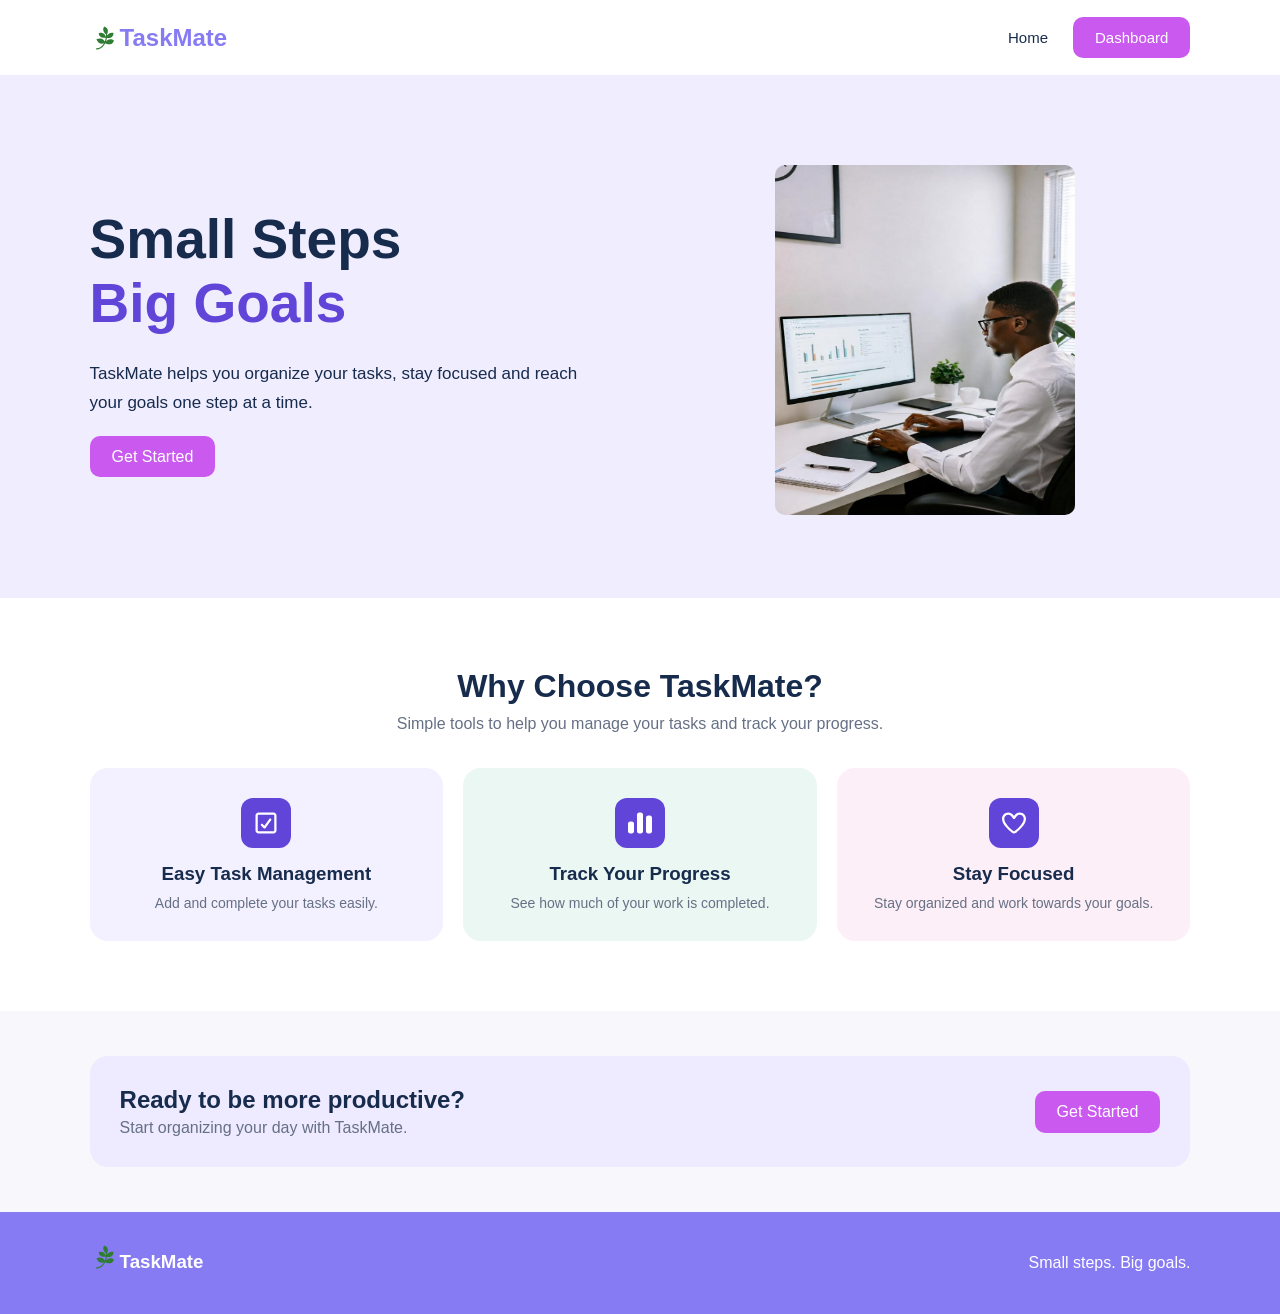
<file: Plain css version/index.html>
<!DOCTYPE html>
<html lang="en">
<head>
    <meta charset="UTF-8">
    <meta name="viewport" content="width=device-width, initial-scale=1.0">
    <title>TaskMate</title>
    <link rel="stylesheet" href="css/style.css">
</head>
<body>

    <header class="header">
        <div class="header-text">
            <img src="../images/pagelines-brands-solid-full.svg" alt="">
            <h2>TaskMate</h2>
        </div>
        

        <nav>
            <a href="index.html" class="hover-purrple">Home</a>
            <a href="dashboard.html" class="button">Dashboard</a>
        </nav>
    </header>

    <section class="hero">
        <div class="hero-text">
            <h1>Small Steps</h1>
            <h1 class="purple">Big Goals</h1>

            <p>
                TaskMate helps you organize your tasks,
                stay focused and reach your goals one step at a time.
            </p>

            <a href="dashboard.html" class="button">Get Started</a>
        </div>

        <div class="hero-image">
            <div class="laptop">
                <img src="../images/THE GLOBAL TECHNOLOGY_.jpeg" alt="">
            </div>
        </div>
    </section>

    <section class="features" id="features">
        <h2>Why Choose TaskMate?</h2>

        <p class="description">
            Simple tools to help you manage your tasks and track your progress.
        </p>

        <div class="feature-container">

            <div class="feature-card">
                <div class="icon">
                    <img src="../images/square-check-regular-full.svg" alt="">
                </div>
                <h3>Easy Task Management</h3>
                <p>Add and complete your tasks easily.</p>
            </div>

            <div class="feature-card">
                <div class="icon">
                    <img src="../images/chart-simple-solid-full.svg" alt="progress-icon">
                </div>
                <h3>Track Your Progress</h3>
                <p>See how much of your work is completed.</p>
            </div>

            <div class="feature-card">
                <div class="icon">
                    <img src="../images/heart-regular-full.svg" alt="heart-icon">
                </div>
                <h3>Stay Focused</h3>
                <p>Stay organized and work towards your goals.</p>
            </div>

        </div>
    </section>

    <section class="about" id="about">
        <div>
            <h2>Ready to be more productive?</h2>
            <p>Start organizing your day with TaskMate.</p>
        </div>

        <a href="dashboard.html" class="button">Get Started</a>
    </section>

    <footer>
        <div class="footer-logo">
            <img src="../images/pagelines-brands-solid-full.svg" alt="">
            <h3>TaskMate</h3>
        </div>
        <p>Small steps. Big goals.</p>
    </footer>

</body>
</html>
</file>
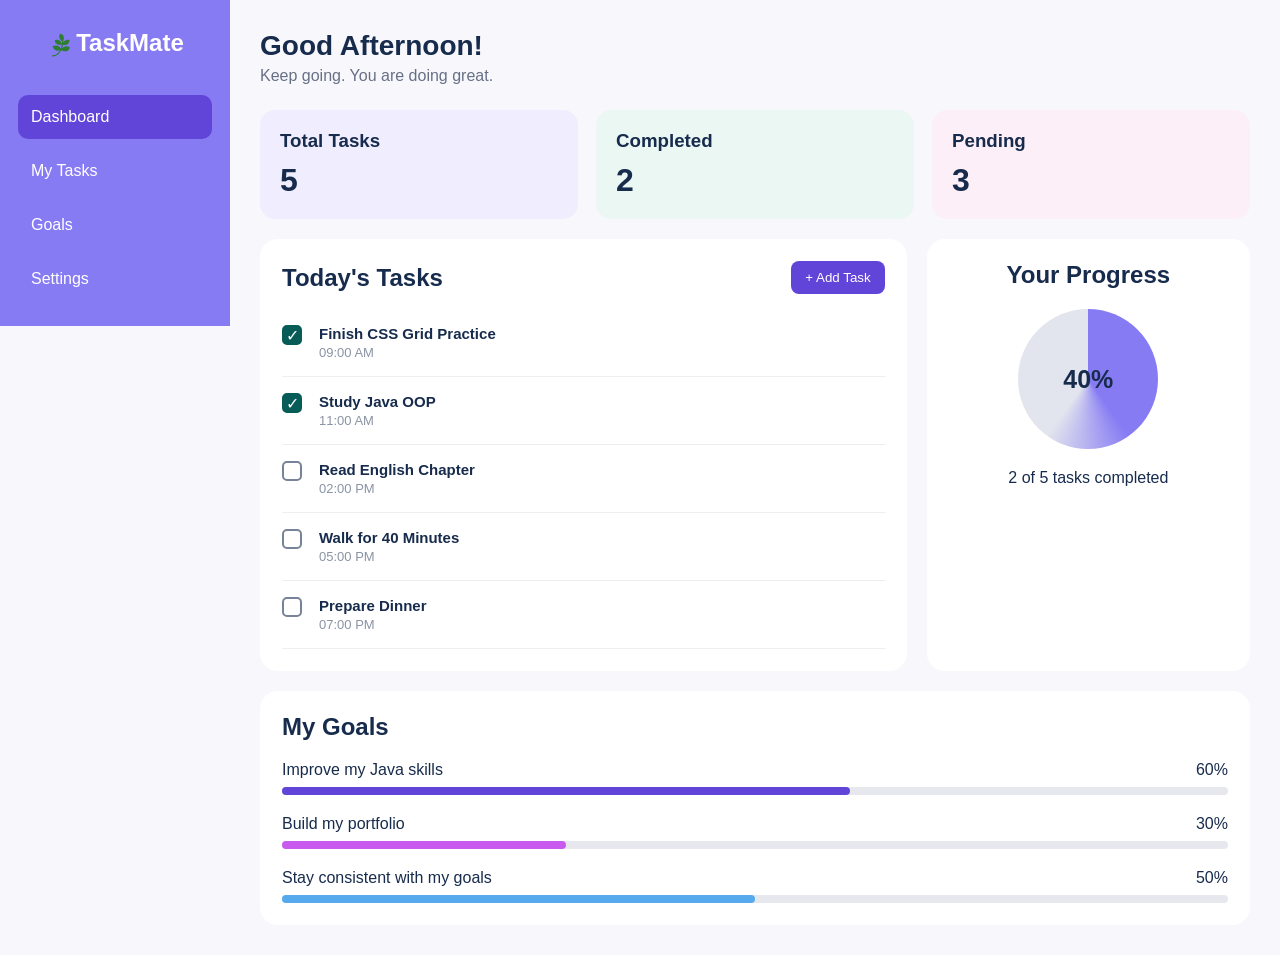
<file: Plain css version/dashboard.html>
<!doctype html>
<html lang="en">
  <head>
    <meta charset="UTF-8" />
    <meta name="viewport" content="width=device-width, initial-scale=1.0" />
    <title>TaskMate Dashboard</title>
    <link rel="stylesheet" href="css/style.css" />
  </head>
  <body>
    <div class="dashboard">
      <aside class="sidebar">
        <div class="sidebar-logo">
          <img src="../images/pagelines-brands-solid-full.svg" alt="" />
          <h2>TaskMate</h2>
        </div>

        <nav>
          <a href="dashboard.html" class="active">Dashboard</a>
          <a href="dashboard.html">My Tasks</a>
          <a href="dashboard.html">Goals</a>
          <a href="settings.html">Settings</a>
        </nav>
      </aside>

      <main class="dashboard-main">
        <div class="top">
          <div>
            <h1>Good Afternoon!</h1>
            <p>Keep going. You are doing great.</p>
          </div>
        </div>

        <section class="statistics">
          <div class="stat-card">
            <h3>Total Tasks</h3>
            <p>5</p>
          </div>

          <div class="stat-card">
            <h3>Completed</h3>
            <p>2</p>
          </div>

          <div class="stat-card">
            <h3>Pending</h3>
            <p>3</p>
          </div>
        </section>

        <section class="dashboard-grid">
          <div class="tasks">
            <div class="section-heading">
              <h2>Today's Tasks</h2>
              <button>+ Add Task</button>
            </div>

            <div class="task task-completed">
              <span class="checkbox">✓</span>
              <div>
                <h3>Finish CSS Grid Practice</h3>
                <p>09:00 AM</p>
              </div>
            </div>

            <div class="task task-completed">
              <span class="checkbox">✓</span>
              <div>
                <h3>Study Java OOP</h3>
                <p>11:00 AM</p>
              </div>
            </div>

            <div class="task">
              <span class="checkbox"></span>
              <div>
                <h3>Read English Chapter</h3>
                <p>02:00 PM</p>
              </div>
            </div>

            <div class="task">
              <span class="checkbox"></span>
              <div>
                <h3>Walk for 40 Minutes</h3>
                <p>05:00 PM</p>
              </div>
            </div>

            <div class="task">
              <span class="checkbox"></span>
              <div>
                <h3>Prepare Dinner</h3>
                <p>07:00 PM</p>
              </div>
            </div>
          </div>

          <div class="progress">
            <h2>Your Progress</h2>

            <div class="circle">
              <span>40%</span>
            </div>

            <p>2 of 5 tasks completed</p>
          </div>
        </section>

        <section class="goals">
          <h2>My Goals</h2>

          <div class="goal">
            <div>
              <p>Improve my Java skills</p>
              <span>60%</span>
            </div>
            <div class="bar">
              <div class="bar-fill first"></div>
            </div>
          </div>

          <div class="goal">
            <div>
              <p>Build my portfolio</p>
              <span>30%</span>
            </div>
            <div class="bar">
              <div class="bar-fill second"></div>
            </div>
          </div>

          <div class="goal">
            <div>
              <p>Stay consistent with my goals</p>
              <span>50%</span>
            </div>
            <div class="bar">
              <div class="bar-fill third"></div>
            </div>
          </div>
        </section>
      </main>
    </div>
  </body>
</html>
</file>
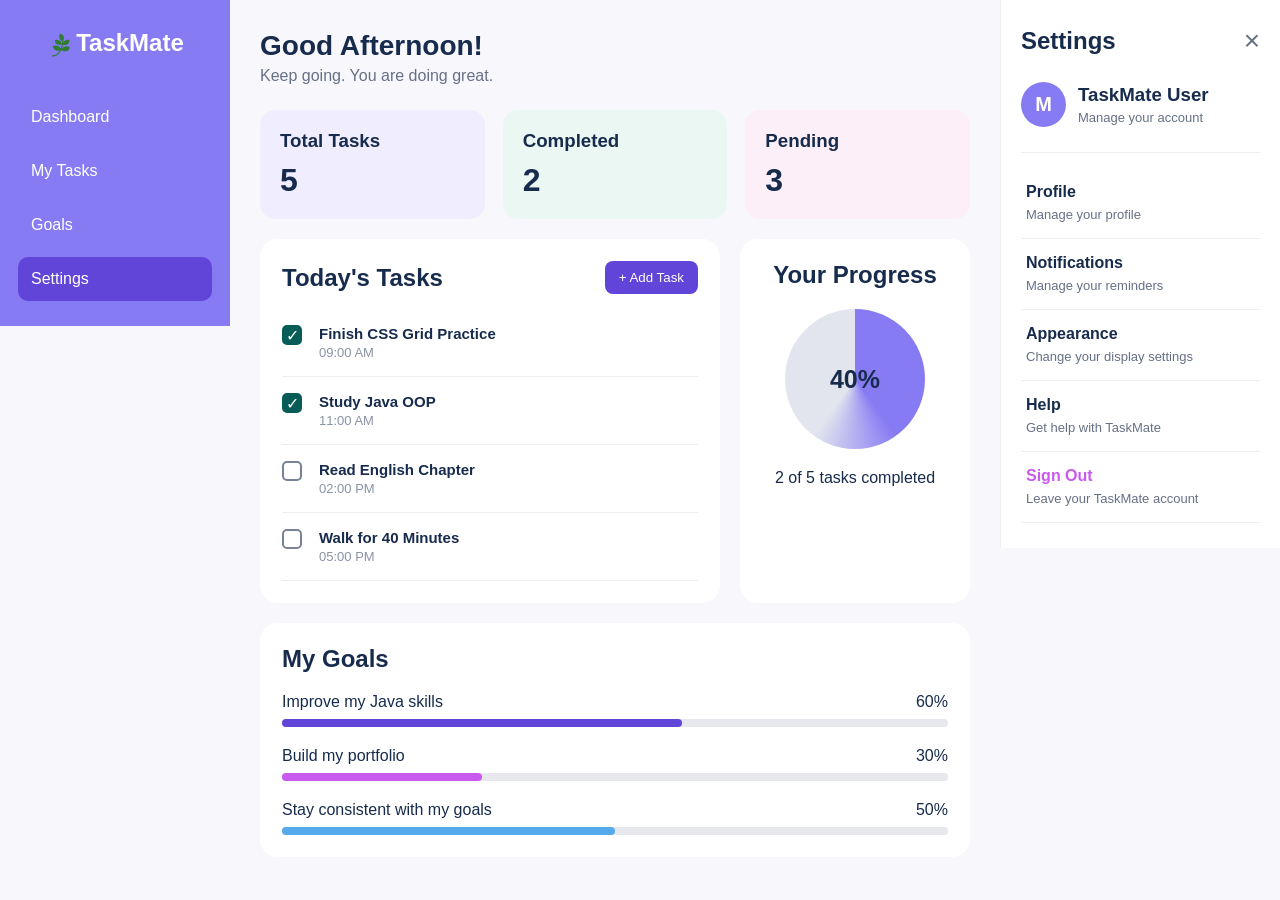
<file: Plain css version/settings.html>
<!doctype html>
<html lang="en">
  <head>
    <meta charset="UTF-8" />
    <meta name="viewport" content="width=device-width, initial-scale=1.0" />
    <title>TaskMate Settings</title>
    <link rel="stylesheet" href="css/style.css" />
  </head>

  <body>
    <div class="dashboard settings-page">
      <!-- LEFT SIDEBAR -->
      <aside class="sidebar">
        <div class="sidebar-logo">
          <img src="../images/pagelines-brands-solid-full.svg" alt="" />
          <h2>TaskMate</h2>
        </div>

        <nav>
          <a href="dashboard.html">Dashboard</a>
          <a href="dashboard.html">My Tasks</a>
          <a href="dashboard.html">Goals</a>
          <a href="settings.html" class="active">Settings</a>
        </nav>
      </aside>

      <!-- MAIN DASHBOARD -->
      <main class="dashboard-main">
        <div class="top">
          <div>
            <h1>Good Afternoon!</h1>
            <p>Keep going. You are doing great.</p>
          </div>
        </div>

        <!-- STATISTICS -->

        <section class="statistics">
          <div class="stat-card">
            <h3>Total Tasks</h3>
            <p>5</p>
          </div>

          <div class="stat-card">
            <h3>Completed</h3>
            <p>2</p>
          </div>

          <div class="stat-card">
            <h3>Pending</h3>
            <p>3</p>
          </div>
        </section>

        <!-- DASHBOARD CONTENT -->

        <section class="dashboard-grid">
          <div class="tasks">
            <div class="section-heading">
              <h2>Today's Tasks</h2>
              <button>+ Add Task</button>
            </div>

            <div class="task task-completed">
              <span class="checkbox">✓</span>

              <div>
                <h3>Finish CSS Grid Practice</h3>
                <p>09:00 AM</p>
              </div>
            </div>

            <div class="task task-completed">
              <span class="checkbox">✓</span>

              <div>
                <h3>Study Java OOP</h3>
                <p>11:00 AM</p>
              </div>
            </div>

            <div class="task">
              <span class="checkbox"></span>

              <div>
                <h3>Read English Chapter</h3>
                <p>02:00 PM</p>
              </div>
            </div>

            <div class="task">
              <span class="checkbox"></span>

              <div>
                <h3>Walk for 40 Minutes</h3>
                <p>05:00 PM</p>
              </div>
            </div>
          </div>

          <div class="progress">
            <h2>Your Progress</h2>

            <div class="circle">
              <span>40%</span>
            </div>

            <p>2 of 5 tasks completed</p>
          </div>
        </section>

        <!-- GOALS -->

        <section class="goals">
          <h2>My Goals</h2>

          <div class="goal">
            <div>
              <p>Improve my Java skills</p>
              <span>60%</span>
            </div>

            <div class="bar">
              <div class="bar-fill first"></div>
            </div>
          </div>

          <div class="goal">
            <div>
              <p>Build my portfolio</p>
              <span>30%</span>
            </div>

            <div class="bar">
              <div class="bar-fill second"></div>
            </div>
          </div>

          <div class="goal">
            <div>
              <p>Stay consistent with my goals</p>
              <span>50%</span>
            </div>
            <div class="bar">
              <div class="bar-fill third"></div>
            </div>
          </div>
        </section>
      </main>

      <!-- RIGHT SETTINGS PANEL -->

      <aside class="settings-panel">
        <div class="settings-heading">
          <h2>Settings</h2>
          <a href="dashboard.html">×</a>
        </div>

        <div class="profile">
          <div class="profile-icon">M</div>

          <div>
            <h3>TaskMate User</h3>
            <p>Manage your account</p>
          </div>
        </div>

        <div class="settings-list">
          <a href="#">
            <strong>Profile</strong>
            <span>Manage your profile</span>
          </a>

          <a href="#">
            <strong>Notifications</strong>
            <span>Manage your reminders</span>
          </a>

          <a href="#">
            <strong>Appearance</strong>
            <span>Change your display settings</span>
          </a>

          <a href="#">
            <strong>Help</strong>
            <span>Get help with TaskMate</span>
          </a>

          <a href="#" class="sign-out">
            <strong>Sign Out</strong>
            <span>Leave your TaskMate account</span>
          </a>
        </div>
      </aside>
    </div>
  </body>
</html>
</file>
<file: Plain css version/css/style.css>
* {
    margin: 0;
    padding: 0;
    box-sizing: border-box;
}

body {
    font-family: Arial, sans-serif;
    color: #172b4d;
    background-color: #f8f8fc;
}

a {
    text-decoration: none;
    color: inherit;
}

/* HOME PAGE */

.header {
    height: 75px;
    background-color: white;
    display: flex;
    justify-content: space-between;
    align-items: center;
    padding: 0 7%;
}
.header-text, .footer-logo, .sidebar-logo{
    display:flex;
    justify-content: center;
    align-items: center;
}
.header-text img, .footer-logo img, .sidebar-logo img{
    width: 30px;
    height:40px;
}

.header h2 {
    color: #877bf4;
}

.header nav {
    display: flex;
    align-items: center;
    gap: 25px;
}

.header nav a {
    font-size: 15px;
}

.hover-purrple:hover{
    background-color: #ca5aef;
    color: white;
    padding: 12px 16px;
    border-radius: 10px;
}

.button {
    background-color: #ca5aef;
    color: white;
    padding: 12px 22px;
    border-radius: 10px;
}

.hero {
    min-height: 500px;
    padding: 60px 7%;
    display: grid;
    grid-template-columns: 1fr 1fr;
    align-items: center;
    gap: 40px;
    background-color: #f0edff;
}

.hero-text h1 {
    font-size: 55px;
}

.purple {
    color: #6045d8;
}

.hero-text p {
    max-width: 500px;
    margin: 25px 0 30px;
    font-size: 17px;
    line-height: 1.7;
}

.hero-image {
    display: flex;
    justify-content: center;
    align-items: center;
    position: relative;
}

.laptop {
    font-size: 100px;
}
.laptop img{
    width: 300px;
    height: 350px;
    border-radius: 10px;
    margin-top: 30px;
}

.plant {
    font-size: 70px;
    position: absolute;
    top: 30px;
    right: 50px;
}

.features {
    background-color: white;
    padding: 70px 7%;
    text-align: center;
}

.features h2 {
    font-size: 32px;
}

.description {
    margin: 10px auto 35px;
    color: #667085;
}

.feature-container {
    display: grid;
    grid-template-columns: repeat(3, 1fr);
    gap: 20px;
}

.feature-card {
    padding: 30px 20px;
    border-radius: 18px;
    background-color: #f3f0ff;
}

.feature-card:nth-child(2) {
    background-color: #eaf7f3;
}

.feature-card:nth-child(3) {
    background-color: #fdeff7;
}


.icon {
    width: 50px;
    height: 50px;
    margin: 0 auto 15px;
    display: flex;
    justify-content: center;
    align-items: center;
    background-color: #6045d8;
    color: white;
    border-radius: 12px;
    font-size: 25px;
}

.icon img{
    width: 30px;
    height: 30px;
}

.feature-card h3 {
    margin-bottom: 10px;
}

.feature-card p {
    color: #667085;
    font-size: 14px;
}

.about {
    margin: 45px 7%;
    padding: 30px;
    background-color: #eeeaff;
    border-radius: 18px;
    display: flex;
    justify-content: space-between;
    align-items: center;
}

.about p {
    color: #667085;
    margin-top: 5px;
}

footer {
    background-color: #877bf4;
    color: white;
    padding: 25px 7%;
    display: flex;
    align-items: center;
    justify-content: space-between;
}

.footer-logo{
    margin-bottom: 12px;
}

.footer-logo h3{
    margin-top: 10px;
}

/* DASHBOARD */

.dashboard {
    min-height: 100vh;
    display: grid;
    grid-template-columns: 230px 1fr;
}

.sidebar {
    background-color: #877bf4;
    color: white;
    padding: 25px 18px;
    align-self: start;
}

.sidebar h2 {
    margin-bottom: 35px;
}
.sidebar img{
    margin-bottom: 30px;
}

.sidebar nav {
    display: flex;
    flex-direction: column;
    gap: 10px;
}

.sidebar nav a {
    padding: 13px;
    border-radius: 10px;
}

.sidebar nav a:hover,
.sidebar nav .active {
    background-color: #6045d8;
}

.message {
    margin-top: 250px;
    text-align: center;
    font-size: 18px;
}

.message span {
    display: block;
    margin-top: 10px;
    font-size: 25px;
}

.dashboard-main {
    padding: 30px;
}

.top {
    display: flex;
    justify-content: space-between;
    align-items: center;
    margin-bottom: 25px;
}

.top h1 {
    font-size: 28px;
}

.top p {
    color: #667085;
    margin-top: 5px;
}



.statistics {
    display: grid;
    grid-template-columns: repeat(3, 1fr);
    gap: 18px;
    margin-bottom: 20px;
}

.stat-card {
    padding: 20px;
    border-radius: 15px;
    background-color: #f0edff;
}

.stat-card:nth-child(2) {
    background-color: #eaf7f3;
}

.stat-card:nth-child(3) {
    background-color: #fdeff7;
}

.stat-card p {
    font-size: 32px;
    font-weight: bold;
    margin-top: 10px;
}

.dashboard-grid {
    display: grid;
    grid-template-columns: 2fr 1fr;
    gap: 20px;
}

.tasks,
.progress,
.goals {
    background-color: white;
    padding: 22px;
    border-radius: 18px;
}

.section-heading {
    display: flex;
    justify-content: space-between;
    align-items: center;
    margin-bottom: 15px;
}

.section-heading button {
    background-color: #6045d8;
    color: white;
    border: none;
    padding: 9px 14px;
    border-radius: 8px;
}

.task {
    display: grid;
    grid-template-columns: 25px 1fr;
    gap: 12px;
    padding: 16px 0;
    border-bottom: 1px solid #eeeeee;
}

.checkbox {
    width: 20px;
    height: 20px;
    border: 2px solid #778399;
    border-radius: 5px;
}

.task-completed .checkbox {
    background-color: #075c58;
    border-color: #075c58;
    color: white;
    display: flex;
    justify-content: center;
    align-items: center;
}

.task h3 {
    font-size: 15px;
}

.task p {
    color: #8993a4;
    font-size: 13px;
    margin-top: 3px;
}

.progress {
    text-align: center;
}

.progress h2 {
    margin-bottom: 20px;
}

.circle {
    width: 140px;
    height: 140px;
    margin: 10px auto 20px;
    border-radius: 50%;
    background: conic-gradient(
        #877bf4 40%,
        #e2e5ed 60%
    );
    display: flex;
    justify-content: center;
    align-items: center;
}

.circle span {
    font-size: 25px;
    font-weight: bold;
}

.goals {
    margin-top: 20px;
}

.goal {
    margin-top: 20px;
}

.goal div:first-child {
    display: flex;
    justify-content: space-between;
    margin-bottom: 8px;
}

.bar {
    height: 8px;
    background-color: #e6e8ed;
    border-radius: 10px;
}

.bar-fill {
    height: 100%;
    border-radius: 10px;
    background-color: #6045d8;
}

.first {
    width: 60%;
}

.second {
    width: 30%;
    background-color: #ca5aef;
}

.third {
    width: 50%;
    background-color: #56a9ec;
}

/* SETTINGS PANEL */

.settings-page {
    grid-template-columns: 230px 1fr 280px;
}

.settings-panel {
    background-color: white;
    padding: 25px 20px;
    border-left: 1px solid #eeeeee;
    align-self: start;
}

.settings-heading {
    display: flex;
    justify-content: space-between;
    align-items: center;
    margin-bottom: 25px;
}

.settings-heading a {
    font-size: 28px;
    color: #667085;
}

.profile {
    display: flex;
    align-items: center;
    gap: 12px;
    padding-bottom: 25px;
    border-bottom: 1px solid #eeeeee;
}

.profile-icon {
    width: 45px;
    height: 45px;
    background-color: #877bf4;
    color: white;
    border-radius: 50%;
    display: flex;
    justify-content: center;
    align-items: center;
    font-size: 20px;
    font-weight: bold;
}

.profile p {
    color: #667085;
    font-size: 13px;
    margin-top: 4px;
}

.settings-list {
    display: flex;
    flex-direction: column;
    margin-top: 15px;
}

.settings-list a {
    padding: 15px 5px;
    border-bottom: 1px solid #eeeeee;
}

.settings-list a:hover {
    background-color: #f3f0ff;
}

.settings-list strong {
    display: block;
    margin-bottom: 4px;
}

.settings-list span {
    color: #667085;
    font-size: 13px;
}

.settings-list .sign-out {
    color: #ca5aef;
}
/* SMALL SCREENS */

@media (max-width: 800px) {

    .hero {
        grid-template-columns: 1fr;
    }

    .feature-container {
        grid-template-columns: 1fr 1fr;
    }

    .dashboard {
        grid-template-columns: 170px 1fr;
    }

    .dashboard-grid {
        grid-template-columns: 1fr;
    }
}

@media (max-width: 600px) {

    .header nav a:not(.button) {
        display: none;
    }

    .hero-text h1 {
        font-size: 42px;
    }

    .feature-container {
        grid-template-columns: 1fr;
    }

    .about {
        display: block;
    }

    .about .button {
        display: inline-block;
        margin-top: 20px;
    }

    .dashboard {
        display: block;
    }

    .sidebar {
        min-height: auto;
    }

    .message {
        display: none;
    }

    .statistics {
        grid-template-columns: 1fr;
    }
}
</file>
